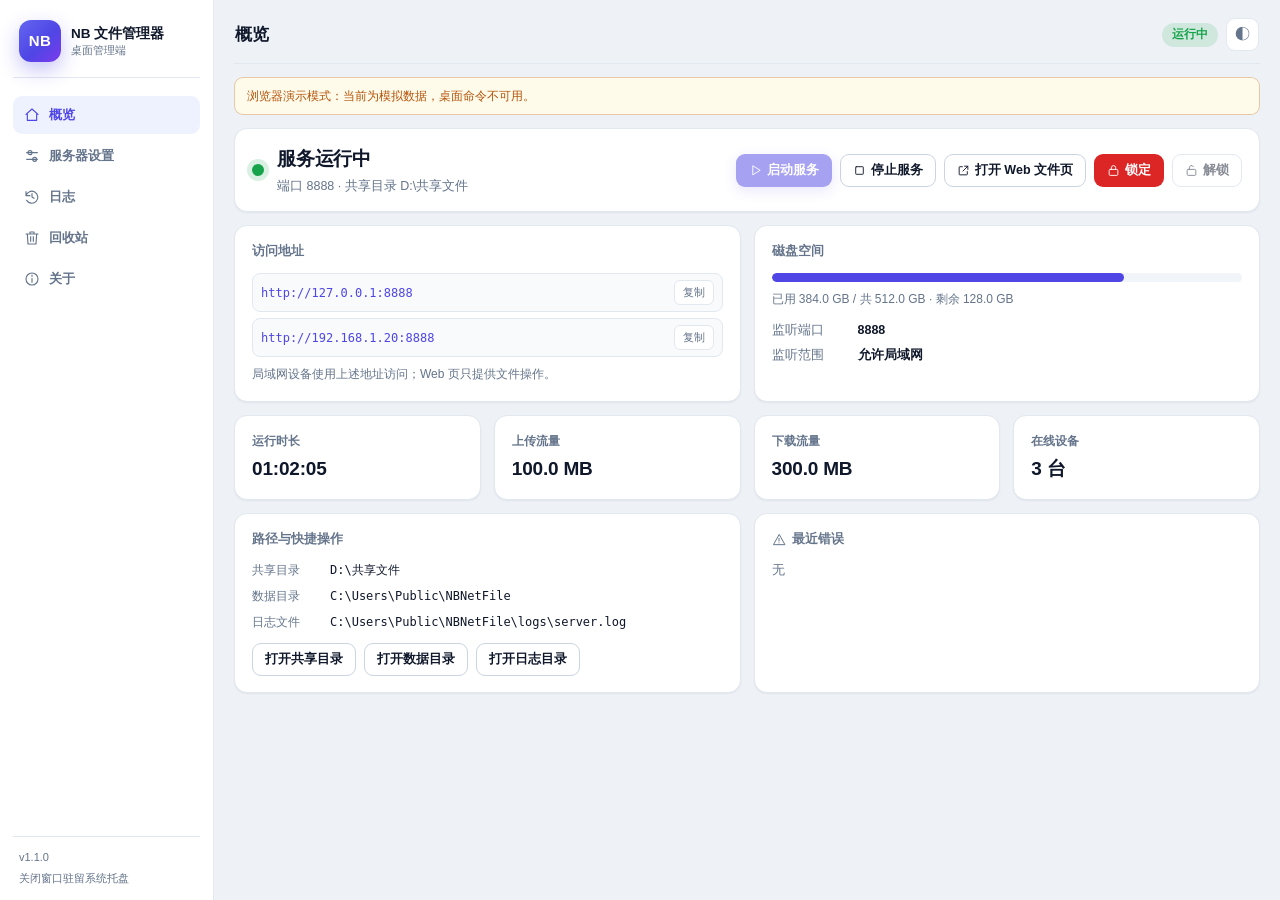
<file: ui/index.html>
<!doctype html>
<html lang="zh-CN">
<head>
<meta charset="utf-8">
<meta name="viewport" content="width=device-width, initial-scale=1">
<meta name="color-scheme" content="light dark">
<title>NB 文件管理器</title>
<link rel="stylesheet" href="./style.css">
<script type="module" src="./app.js"></script>
</head>
<body>
<svg class="svg-defs" xmlns="http://www.w3.org/2000/svg" aria-hidden="true">
  <symbol id="i-home" viewBox="0 0 24 24"><path d="m3 11 9-8 9 8M5 10v10h14V10"/></symbol>
  <symbol id="i-settings" viewBox="0 0 24 24"><path d="M4 7h16M4 17h16"/><circle cx="9" cy="7" r="3"/><circle cx="16" cy="17" r="3"/></symbol>
  <symbol id="i-logs" viewBox="0 0 24 24"><path d="M3 10a9 9 0 1 1 1 7M3 4v6h6M12 7v5l3 2"/></symbol>
  <symbol id="i-trash" viewBox="0 0 24 24"><path d="M3 6h18M9 6V3h6v3M5 6l1 15h12l1-15M10 10v7m4-7v7"/></symbol>
  <symbol id="i-info" viewBox="0 0 24 24"><circle cx="12" cy="12" r="9"/><path d="M12 11v6m0-11v2"/></symbol>
  <symbol id="i-folder" viewBox="0 0 24 24"><path d="M3 7a2 2 0 0 1 2-2h4l2 2h8a2 2 0 0 1 2 2v8a2 2 0 0 1-2 2H5a2 2 0 0 1-2-2Z"/></symbol>
  <symbol id="i-copy" viewBox="0 0 24 24"><rect x="8" y="8" width="12" height="13" rx="1.5"/><path d="M16 8V4.5A1.5 1.5 0 0 0 14.5 3H4.5A1.5 1.5 0 0 0 3 4.5v10A1.5 1.5 0 0 0 4.5 16H8"/></symbol>
  <symbol id="i-refresh" viewBox="0 0 24 24"><path d="M20 7v5h-5M4 17v-5h5M5 8a8 8 0 0 1 13-3l2 3M4 16l2 3a8 8 0 0 0 13-3"/></symbol>
  <symbol id="i-external" viewBox="0 0 24 24"><path d="M14 4h6v6M20 4l-9 9M19 14v5a1 1 0 0 1-1 1H5a1 1 0 0 1-1-1V6a1 1 0 0 1 1-1h5"/></symbol>
  <symbol id="i-lock" viewBox="0 0 24 24"><rect x="4" y="10" width="16" height="11" rx="2"/><path d="M8 10V7a4 4 0 0 1 8 0v3"/></symbol>
  <symbol id="i-unlock" viewBox="0 0 24 24"><rect x="4" y="10" width="16" height="11" rx="2"/><path d="M8 10V7a4 4 0 0 1 7.5-2"/></symbol>
  <symbol id="i-play" viewBox="0 0 24 24"><path d="M7 4v16l13-8Z"/></symbol>
  <symbol id="i-stop" viewBox="0 0 24 24"><rect x="5" y="5" width="14" height="14" rx="1"/></symbol>
  <symbol id="i-check" viewBox="0 0 24 24"><path d="m4 12 5 5L20 6"/></symbol>
  <symbol id="i-warning" viewBox="0 0 24 24"><path d="M12 3 2.5 20h19Z"/><path d="M12 9v5m0 3h.01"/></symbol>
</svg>

<div class="shell">
  <aside class="sidebar">
    <div class="brand">
      <div class="logo">NB</div>
      <div class="brand-text">
        <strong>NB 文件管理器</strong>
        <span>桌面管理端</span>
      </div>
    </div>
    <nav class="nav" id="sideNav">
      <button class="nav-item active" data-page="overview"><svg class="icon"><use href="#i-home"/></svg><span>概览</span></button>
      <button class="nav-item" data-page="settings"><svg class="icon"><use href="#i-settings"/></svg><span>服务器设置</span></button>
      <button class="nav-item" data-page="logs"><svg class="icon"><use href="#i-logs"/></svg><span>日志</span></button>
      <button class="nav-item" data-page="recycle"><svg class="icon"><use href="#i-trash"/></svg><span>回收站</span></button>
      <button class="nav-item" data-page="about"><svg class="icon"><use href="#i-info"/></svg><span>关于</span></button>
    </nav>
    <div class="side-foot">
      <span id="sideVersion">NB 文件管理器</span>
      <span class="muted">关闭窗口驻留系统托盘</span>
    </div>
  </aside>

  <main class="main">
    <header class="topbar">
      <h1 id="pageTitle">概览</h1>
      <div class="topbar-actions">
        <span class="badge" id="statusBadge">检测中</span>
        <button class="icon-btn" id="themeToggle" title="切换亮/暗主题">◐</button>
      </div>
    </header>

    <div class="demo-banner hidden" id="demoBanner">浏览器演示模式：当前为模拟数据，桌面命令不可用。</div>

    <section class="page" id="pageOverview">
      <section class="card status-card">
        <div class="status-left">
          <span class="dot" id="statusDot"></span>
          <div>
            <h2 id="statusTitle">正在读取状态…</h2>
            <p id="statusHint">—</p>
          </div>
        </div>
        <div class="actions">
          <button class="btn primary" id="btnStart"><svg class="icon"><use href="#i-play"/></svg>启动服务</button>
          <button class="btn" id="btnStop"><svg class="icon"><use href="#i-stop"/></svg>停止服务</button>
          <button class="btn" id="btnWeb"><svg class="icon"><use href="#i-external"/></svg>打开 Web 文件页</button>
          <button class="btn danger" id="btnLock"><svg class="icon"><use href="#i-lock"/></svg>锁定</button>
          <button class="btn" id="btnUnlock"><svg class="icon"><use href="#i-unlock"/></svg>解锁</button>
        </div>
      </section>

      <section class="grid cols-2">
        <div class="card">
          <div class="card-title">访问地址</div>
          <div class="url-list" id="urlList"><span class="muted">服务未运行</span></div>
          <p class="hint" id="urlHint"></p>
        </div>
        <div class="card">
          <div class="card-title">磁盘空间</div>
          <div class="meter"><span id="diskBar"></span></div>
          <p class="hint" id="diskText">—</p>
          <div class="kv">
            <span>监听端口</span><b id="kvPort">—</b>
            <span>监听范围</span><b id="kvBind">—</b>
          </div>
        </div>
      </section>

      <section class="stats">
        <div class="card stat"><span>运行时长</span><b id="statUptime">—</b></div>
        <div class="card stat"><span>上传流量</span><b id="statUpload">—</b></div>
        <div class="card stat"><span>下载流量</span><b id="statDownload">—</b></div>
        <div class="card stat"><span>在线设备</span><b id="statOnline">—</b></div>
      </section>

      <section class="grid cols-2">
        <div class="card">
          <div class="card-title">路径与快捷操作</div>
          <dl class="paths">
            <dt>共享目录</dt><dd id="pathRoot">—</dd>
            <dt>数据目录</dt><dd id="pathData">—</dd>
            <dt>日志文件</dt><dd id="pathLog">—</dd>
          </dl>
          <div class="actions">
            <button class="btn" id="btnOpenDir">打开共享目录</button>
            <button class="btn" id="btnOpenData">打开数据目录</button>
            <button class="btn" id="btnOpenLogs">打开日志目录</button>
          </div>
        </div>
        <div class="card error-card" id="errorCard">
          <div class="card-title"><svg class="icon"><use href="#i-warning"/></svg>最近错误</div>
          <p id="lastError">无</p>
        </div>
      </section>
    </section>

    <section class="page hidden" id="pageSettings">
      <form class="card" id="settingsForm">
        <div class="card-title">服务器设置</div>
        <div class="form-grid">
          <label class="field"><span>监听端口</span><input type="number" id="setPort" min="1" max="65535" required></label>
          <label class="field"><span>监听范围</span><select id="setBind"><option value="lan">允许局域网访问</option><option value="local">仅本机访问</option></select></label>
          <div class="field wide">
            <span>共享目录</span>
            <div class="input-row">
              <input type="text" id="setRoot" placeholder="服务器上的绝对路径">
              <button type="button" class="btn" id="btnPickRoot"><svg class="icon"><use href="#i-folder"/></svg>浏览…</button>
            </div>
          </div>
          <label class="field"><span>上传限制（MB，0 为无限制）</span><input type="number" id="setUploadLimit" min="0" step="10"></label>
          <label class="field"><span>重名处理</span><select id="setConflict"><option value="ask">每次询问</option><option value="rename">自动重命名</option><option value="overwrite">直接覆盖</option></select></label>
          <label class="field"><span>ZIP 压缩级别</span><select id="setZip"><option value="standard">标准</option><option value="fast">快速</option><option value="store">仅存储</option></select></label>
          <label class="field"><span>回收站保留天数</span><input type="number" id="setRecycleDays" min="1" max="3650"></label>
          <label class="field"><span>登录有效期（小时）</span><input type="number" id="setSessionHours" min="1" max="720"></label>
          <label class="field"><span>登录失败上限（次）</span><input type="number" id="setMaxFailures" min="3" max="100"></label>
          <label class="field"><span>封禁时长（分钟）</span><input type="number" id="setBlockMinutes" min="1" max="1440"></label>
          <label class="check-field"><input type="checkbox" id="setIncludeFolder"><span>打包时包含顶层文件夹</span></label>
          <label class="check-field"><input type="checkbox" id="setAutoStart"><span>桌面程序启动时自动启动服务</span></label>
          <div class="form-actions wide">
            <span class="hint" id="settingsHint">修改端口或监听范围后会自动重启服务。</span>
            <button class="btn primary" type="submit" id="btnSaveSettings">保存设置</button>
          </div>
        </div>
      </form>

      <div class="card">
        <div class="card-title">访问密码</div>
        <p class="hint">重置后全部网页登录会话立即失效。桌面端可直接重置，无需旧密码；留空表示清除密码（局域网匿名访问，不推荐）。</p>
        <div class="form-grid">
          <label class="field"><span>新密码</span><input type="password" id="newPwd" autocomplete="new-password"></label>
          <label class="field"><span>确认新密码</span><input type="password" id="newPwd2" autocomplete="new-password"></label>
          <div class="form-actions wide">
            <span class="hint">当前状态：<b id="pwdState">—</b></span>
            <button class="btn danger" type="button" id="btnResetPwd">重置访问密码</button>
          </div>
        </div>
      </div>

      <div class="card">
        <div class="card-title">Nginx 反向代理配置</div>
        <div class="form-grid">
          <label class="field"><span>后端地址</span><input type="text" id="ngBackend" placeholder="127.0.0.1:8888"></label>
          <label class="field"><span>路径前缀</span><input type="text" id="ngPrefix" value="file"></label>
          <label class="field"><span>对外监听端口</span><input type="text" id="ngListen" value="9000"></label>
          <div class="form-actions wide">
            <button class="btn" type="button" id="btnGenNginx">生成配置</button>
            <button class="btn" type="button" id="btnCopyNginx" disabled><svg class="icon"><use href="#i-copy"/></svg>复制配置</button>
          </div>
        </div>
        <pre class="code-block" id="nginxOutput">生成后在此显示 Nginx 配置</pre>
      </div>
    </section>

    <section class="page hidden" id="pageLogs">
      <div class="card">
        <div class="panel-head">
          <div class="segmented" id="logKinds">
            <button data-kind="access" class="active">访问日志</button>
            <button data-kind="upload">上传记录</button>
            <button data-kind="download">下载记录</button>
          </div>
          <div class="panel-actions">
            <label class="check-inline"><input type="checkbox" id="autoLogs" checked>自动刷新</label>
            <button class="btn btn-sm" id="btnRefreshLogs"><svg class="icon"><use href="#i-refresh"/></svg>刷新</button>
            <button class="btn btn-sm danger" id="btnClearLogs">清空日志</button>
          </div>
        </div>
        <div class="table-wrap">
          <table class="data-table" id="logTable"><thead></thead><tbody></tbody></table>
        </div>
        <div class="pager" id="logPager"></div>
      </div>
    </section>

    <section class="page hidden" id="pageRecycle">
      <div class="card">
        <div class="panel-head">
          <div class="muted">回收站保留 <b id="recycleDays">30</b> 天，超期自动清理</div>
          <div class="panel-actions">
            <button class="btn btn-sm" id="btnRefreshRecycle"><svg class="icon"><use href="#i-refresh"/></svg>刷新</button>
            <button class="btn btn-sm" id="btnRestoreRecycle">还原选中</button>
            <button class="btn btn-sm" id="btnPurgeRecycle">永久删除</button>
            <button class="btn btn-sm danger" id="btnClearRecycle">清空回收站</button>
          </div>
        </div>
        <div class="table-wrap">
          <table class="data-table" id="recycleTable"><thead></thead><tbody></tbody></table>
          <div class="empty hidden" id="recycleEmpty">
            <svg class="icon empty-icon"><use href="#i-trash"/></svg>
            <b>回收站为空</b>
            <span>网页删除的文件会保留在这里</span>
          </div>
        </div>
      </div>
    </section>

    <section class="page hidden" id="pageAbout">
      <div class="card about-card">
        <div class="about-brand">
          <div class="logo large">NB</div>
          <div>
            <h2>NB 文件管理器</h2>
            <p class="muted">局域网文件共享 · 桌面管理端</p>
          </div>
        </div>
        <p class="about-desc">桌面端负责服务器配置、日志、回收站与安全控制；Web 文件页只提供文件浏览与传输，不再暴露任何管理接口。</p>
        <dl class="paths">
          <dt>版本</dt><dd id="aboutVersion">—</dd>
          <dt>数据目录</dt><dd id="aboutData">—</dd>
          <dt>日志文件</dt><dd id="aboutLog">—</dd>
          <dt>共享目录</dt><dd id="aboutRoot">—</dd>
          <dt>项目地址</dt><dd><button class="link-btn" id="btnOpenRepo">github.com/time2045/rust-netfile</button></dd>
        </dl>
        <div class="actions">
          <button class="btn" id="btnAboutWeb"><svg class="icon"><use href="#i-external"/></svg>打开 Web 文件页</button>
          <button class="btn" id="btnAboutData">打开数据目录</button>
          <button class="btn" id="btnAboutLogs">打开日志目录</button>
        </div>
        <p class="hint">关闭窗口后驻留系统托盘；退出请使用托盘菜单中的“退出”。</p>
      </div>
    </section>
  </main>
</div>

<div class="toast-box" id="toastBox"></div>

<div class="modal" id="confirmModal">
  <div class="modal-box confirm-box">
    <h3 id="confirmTitle">操作确认</h3>
    <p id="confirmMessage" class="confirm-message"></p>
    <div class="modal-actions">
      <button class="btn" id="confirmCancel">取消</button>
      <button class="btn danger" id="confirmOk">确定</button>
    </div>
  </div>
</div>
</body>
</html>
</file>
<file: ui/style.css>
:root {
  color-scheme: light;
  --bg: #eef2f7;
  --surface: #ffffff;
  --surface-2: #f8fafc;
  --surface-3: #f1f5f9;
  --border: #e2e8f0;
  --border-strong: #cbd5e1;
  --text: #0f172a;
  --text-2: #64748b;
  --primary: #4f46e5;
  --primary-hover: #4338ca;
  --primary-soft: #eef2ff;
  --on-primary: #ffffff;
  --danger: #dc2626;
  --danger-solid: #dc2626;
  --danger-soft: #fef2f2;
  --success: #16a34a;
  --warning: #b45309;
  --warning-soft: #fffbeb;
  --overlay: rgba(15, 23, 42, 0.45);
  --shadow-sm: 0 1px 2px rgba(15, 23, 42, 0.06);
  --shadow-md: 0 10px 30px rgba(15, 23, 42, 0.14);
}
[data-theme="dark"] {
  color-scheme: dark;
  --bg: #0b1220;
  --surface: #121a2b;
  --surface-2: #182238;
  --surface-3: #1e2942;
  --border: #243049;
  --border-strong: #35435f;
  --text: #e2e8f0;
  --text-2: #94a3b8;
  --primary: #818cf8;
  --primary-hover: #a5b4fc;
  --primary-soft: #232c54;
  --on-primary: #0b1220;
  --danger: #f87171;
  --danger-soft: #3a1d24;
  --success: #4ade80;
  --warning: #fbbf24;
  --warning-soft: #2d2410;
  --overlay: rgba(2, 6, 16, 0.62);
  --shadow-sm: 0 1px 2px rgba(0, 0, 0, 0.4);
  --shadow-md: 0 6px 22px rgba(0, 0, 0, 0.5);
}
* { box-sizing: border-box; }
html, body { height: 100%; }
body {
  margin: 0;
  background: var(--bg);
  color: var(--text);
  font-family: -apple-system, BlinkMacSystemFont, "Segoe UI", Roboto, "PingFang SC", "Microsoft YaHei", sans-serif;
  font-size: 13.5px;
  line-height: 1.5;
  -webkit-font-smoothing: antialiased;
}
button, input, select { font: inherit; color: inherit; }
button { cursor: pointer; }
a { color: var(--primary); }
.hidden { display: none !important; }
.muted { color: var(--text-2); }
.hint { margin: 8px 0 0; color: var(--text-2); font-size: 12px; line-height: 1.65; }
.svg-defs { position: absolute; width: 0; height: 0; overflow: hidden; }
.icon { width: 16px; height: 16px; fill: none; stroke: currentColor; stroke-width: 1.7; stroke-linecap: round; stroke-linejoin: round; flex-shrink: 0; }

::-webkit-scrollbar { width: 9px; height: 9px; }
::-webkit-scrollbar-track { background: transparent; }
::-webkit-scrollbar-thumb { background: var(--border-strong); border-radius: 8px; border: 2px solid transparent; background-clip: content-box; }
* { scrollbar-width: thin; scrollbar-color: var(--border-strong) transparent; }

.shell { display: grid; grid-template-columns: 214px minmax(0, 1fr); height: 100vh; }
.sidebar {
  display: flex; flex-direction: column; gap: 18px;
  padding: 18px 13px 14px;
  background: var(--surface);
  border-right: 1px solid var(--border);
}
.brand { display: flex; align-items: center; gap: 10px; padding: 2px 6px 15px; border-bottom: 1px solid var(--border); }
.logo {
  width: 42px; height: 42px; border-radius: 12px;
  display: flex; align-items: center; justify-content: center;
  background: linear-gradient(135deg, #6366f1, #4f46e5 55%, #7c3aed);
  color: #fff; font-weight: 800; font-size: 15px; letter-spacing: 0.5px;
  box-shadow: 0 8px 20px rgba(79, 70, 229, 0.32);
  flex-shrink: 0;
}
.logo.large { width: 52px; height: 52px; border-radius: 14px; font-size: 18px; }
.brand-text { display: flex; flex-direction: column; min-width: 0; line-height: 1.3; }
.brand-text strong { font-size: 13.5px; }
.brand-text span { font-size: 11px; color: var(--text-2); }
.nav { display: flex; flex-direction: column; gap: 3px; }
.nav-item {
  display: flex; align-items: center; gap: 9px;
  height: 38px; padding: 0 11px;
  border: 0; border-radius: 9px;
  background: transparent; color: var(--text-2);
  font-size: 13px; font-weight: 600; text-align: left;
  transition: background 0.15s, color 0.15s;
}
.nav-item:hover { background: var(--surface-3); color: var(--text); }
.nav-item.active { background: var(--primary-soft); color: var(--primary); }
.side-foot { margin-top: auto; display: flex; flex-direction: column; gap: 4px; padding: 12px 6px 0; border-top: 1px solid var(--border); font-size: 11px; color: var(--text-2); }

.main { min-width: 0; overflow-y: auto; padding: 14px 20px 24px; }
.topbar {
  position: sticky; top: 0; z-index: 20;
  display: flex; align-items: center; justify-content: space-between; gap: 12px;
  padding: 4px 1px 12px; margin-bottom: 13px;
  background: var(--bg);
  border-bottom: 1px solid var(--border);
}
.topbar h1 { margin: 0; font-size: 17px; letter-spacing: -0.01em; }
.topbar-actions { display: flex; align-items: center; gap: 8px; }
.demo-banner { margin-bottom: 13px; padding: 9px 12px; background: var(--warning-soft); color: var(--warning); border: 1px solid color-mix(in srgb, var(--warning) 30%, transparent); border-radius: 9px; font-size: 12px; }
.page { display: flex; flex-direction: column; gap: 13px; }
.page.hidden { display: none; }

.card {
  background: var(--surface);
  border: 1px solid var(--border);
  border-radius: 13px;
  box-shadow: var(--shadow-sm);
  padding: 16px 17px;
}
.card-title { display: flex; align-items: center; gap: 6px; font-size: 12.5px; font-weight: 700; color: var(--text-2); margin-bottom: 12px; }
.card-title .icon { width: 14px; height: 14px; }
.grid { display: grid; gap: 13px; }
.cols-2 { grid-template-columns: repeat(2, minmax(0, 1fr)); }
.status-card { display: flex; align-items: center; justify-content: space-between; gap: 16px; flex-wrap: wrap; }
.status-left { display: flex; align-items: center; gap: 13px; min-width: 0; }
.status-left h2 { margin: 0; font-size: 19px; letter-spacing: -0.01em; }
.status-left p { margin: 3px 0 0; font-size: 12.5px; color: var(--text-2); word-break: break-all; }
.dot { width: 12px; height: 12px; border-radius: 50%; background: var(--text-2); box-shadow: 0 0 0 5px color-mix(in srgb, var(--text-2) 14%, transparent); flex-shrink: 0; }
.dot.ok { background: var(--success); box-shadow: 0 0 0 5px color-mix(in srgb, var(--success) 16%, transparent); }
.dot.warn { background: var(--warning); box-shadow: 0 0 0 5px color-mix(in srgb, var(--warning) 18%, transparent); }
.dot.bad { background: var(--danger); box-shadow: 0 0 0 5px color-mix(in srgb, var(--danger) 16%, transparent); }
.badge { display: inline-flex; align-items: center; height: 24px; padding: 0 10px; border-radius: 999px; background: var(--surface-3); color: var(--text-2); font-size: 11.5px; font-weight: 700; }
.badge.ok { background: color-mix(in srgb, var(--success) 14%, transparent); color: var(--success); }
.badge.warn { background: var(--warning-soft); color: var(--warning); }
.badge.bad { background: var(--danger-soft); color: var(--danger); }

.btn {
  display: inline-flex; align-items: center; justify-content: center; gap: 5px;
  height: 33px; padding: 0 12px;
  border: 1px solid var(--border-strong); border-radius: 9px;
  background: var(--surface); color: var(--text);
  font-size: 12.5px; font-weight: 600; white-space: nowrap;
  transition: background 0.15s, border-color 0.15s, transform 0.12s, box-shadow 0.15s;
}
.btn:hover { background: var(--surface-2); border-color: var(--text-2); transform: translateY(-1px); }
.btn:active { transform: none; }
.btn:disabled { opacity: 0.5; cursor: not-allowed; transform: none; }
.btn.primary { background: var(--primary); border-color: transparent; color: var(--on-primary); box-shadow: 0 4px 12px rgba(79, 70, 229, 0.24); }
.btn.primary:hover { background: var(--primary-hover); }
.btn.danger { background: var(--danger-solid); border-color: transparent; color: #fff; }
.btn.danger:hover { filter: brightness(1.06); }
.btn.btn-sm { height: 28px; padding: 0 9px; font-size: 11.5px; border-radius: 7px; }
.btn .icon { width: 13px; height: 13px; }
.icon-btn { width: 33px; height: 33px; border: 1px solid var(--border); border-radius: 9px; background: var(--surface); color: var(--text-2); display: inline-flex; align-items: center; justify-content: center; font-size: 15px; }
.icon-btn:hover { background: var(--surface-3); color: var(--text); }
.actions { display: flex; align-items: center; gap: 8px; flex-wrap: wrap; margin-top: 12px; }
.status-card .actions { margin-top: 0; }

.url-list { display: flex; flex-direction: column; gap: 6px; }
.url-row { display: flex; align-items: center; gap: 8px; padding: 6px 8px; background: var(--surface-2); border: 1px solid var(--border); border-radius: 8px; }
.url-link { flex: 1; min-width: 0; border: 0; background: transparent; text-align: left; color: var(--primary); font-family: Consolas, monospace; font-size: 12px; padding: 0; overflow: hidden; text-overflow: ellipsis; white-space: nowrap; }
.url-link:hover { text-decoration: underline; }
.url-copy { height: 25px; padding: 0 8px; border: 1px solid var(--border); border-radius: 6px; background: var(--surface); color: var(--text-2); font-size: 11px; }
.url-copy:hover { color: var(--text); border-color: var(--border-strong); }

.meter { height: 9px; border-radius: 999px; background: var(--surface-3); overflow: hidden; }
.meter > span { display: block; height: 100%; width: 0; background: var(--primary); border-radius: inherit; transition: width 0.25s; }
.kv { display: grid; grid-template-columns: 76px minmax(0, 1fr); gap: 6px 10px; margin-top: 11px; font-size: 12.5px; }
.kv span { color: var(--text-2); }
.kv b { font-weight: 600; }
.stats { display: grid; grid-template-columns: repeat(4, minmax(0, 1fr)); gap: 13px; }
.stat { display: flex; flex-direction: column; gap: 5px; }
.stat span { color: var(--text-2); font-size: 12px; font-weight: 600; }
.stat b { font-size: 19px; font-variant-numeric: tabular-nums; letter-spacing: -0.01em; }
.paths { margin: 0; display: grid; grid-template-columns: 68px minmax(0, 1fr); gap: 8px 10px; font-size: 12px; }
.paths dt { color: var(--text-2); }
.paths dd { margin: 0; font-family: Consolas, monospace; word-break: break-all; }
.error-card .card-title { color: var(--text-2); }
.error-card p { margin: 0; font-size: 12.5px; color: var(--text-2); word-break: break-all; }
.error-card.has-error .card-title,
.error-card.has-error p { color: var(--danger); }

input[type="text"], input[type="password"], input[type="number"], select {
  width: 100%; height: 34px; padding: 0 10px;
  border: 1px solid var(--border-strong); border-radius: 8px;
  background: var(--surface-2); color: var(--text);
  font-size: 12.5px; outline: none;
  transition: border-color 0.15s, box-shadow 0.15s, background 0.15s;
}
input:focus, select:focus { border-color: var(--primary); box-shadow: 0 0 0 3px var(--primary-soft); background: var(--surface); }
input::placeholder { color: var(--text-2); opacity: 0.8; }
input[type="checkbox"] { width: 15px; height: 15px; accent-color: var(--primary); cursor: pointer; }
.form-grid { display: grid; grid-template-columns: repeat(2, minmax(0, 1fr)); gap: 13px 17px; }
.form-grid .wide { grid-column: 1 / -1; }
.field { display: flex; flex-direction: column; gap: 5px; font-size: 12px; color: var(--text-2); }
.field > span { font-weight: 600; }
.check-field { display: flex; align-items: center; gap: 8px; min-height: 34px; font-size: 12.5px; color: var(--text); }
.check-field span { font-weight: 500; }
.input-row { display: flex; gap: 8px; }
.input-row input { flex: 1; min-width: 0; }
.form-actions { display: flex; align-items: center; justify-content: space-between; gap: 12px; flex-wrap: wrap; }
.form-actions .hint { margin: 0; }
.panel-head { display: flex; align-items: center; justify-content: space-between; gap: 10px; flex-wrap: wrap; margin-bottom: 12px; }
.panel-actions { display: flex; align-items: center; gap: 7px; flex-wrap: wrap; }
.check-inline { display: inline-flex; align-items: center; gap: 6px; font-size: 12px; color: var(--text-2); }
.segmented { display: inline-flex; padding: 3px; gap: 2px; background: var(--surface-3); border: 1px solid var(--border); border-radius: 9px; }
.segmented button { height: 28px; padding: 0 11px; border: 0; border-radius: 7px; background: transparent; color: var(--text-2); font-size: 12px; font-weight: 600; }
.segmented button:hover { color: var(--text); }
.segmented button.active { background: var(--surface); color: var(--text); box-shadow: var(--shadow-sm); }

.table-wrap { width: 100%; overflow-x: auto; border: 1px solid var(--border); border-radius: 10px; }
.data-table { width: 100%; border-collapse: collapse; font-size: 12.5px; }
.data-table th, .data-table td { padding: 9px 10px; border-bottom: 1px solid var(--border); text-align: left; vertical-align: top; }
.data-table th { background: var(--surface-2); color: var(--text-2); font-size: 11.5px; font-weight: 600; white-space: nowrap; }
.data-table tbody tr:last-child td { border-bottom: 0; }
.data-table tbody tr:hover { background: var(--surface-2); }
.data-table tr.fail td { color: var(--danger); }
.data-table .nowrap { white-space: nowrap; }
.data-table .mono { font-family: Consolas, monospace; font-size: 11.5px; }
.data-table .path-cell { word-break: break-all; }
.data-table .col-check { width: 34px; }
.data-table .status-ok { color: var(--success); font-weight: 700; }
.data-table .status-bad { color: var(--danger); font-weight: 700; }
.empty { display: flex; flex-direction: column; align-items: center; gap: 5px; padding: 44px 16px; color: var(--text-2); text-align: center; }
.empty b { color: var(--text); font-size: 13.5px; }
.empty span { font-size: 12px; }
.empty-icon { width: 30px; height: 30px; opacity: 0.45; margin-bottom: 4px; }
.pager { display: flex; align-items: center; justify-content: space-between; gap: 10px; flex-wrap: wrap; margin-top: 11px; }
.pager-info { font-size: 12px; color: var(--text-2); }
.pager-btns { display: flex; gap: 6px; }
.page-btn { height: 28px; min-width: 60px; padding: 0 10px; border: 1px solid var(--border-strong); border-radius: 7px; background: var(--surface); color: var(--text); font-size: 11.5px; }
.page-btn:hover { border-color: var(--primary); color: var(--primary); }
.page-btn:disabled { opacity: 0.45; cursor: not-allowed; }
.code-block { margin: 12px 0 0; padding: 11px 12px; background: var(--surface-2); border: 1px solid var(--border); border-radius: 9px; font-family: Consolas, monospace; font-size: 11.5px; line-height: 1.6; white-space: pre-wrap; word-break: break-all; max-height: 320px; overflow: auto; }

.toast-box { position: fixed; top: 14px; right: 14px; z-index: 2000; display: flex; flex-direction: column; gap: 8px; max-width: min(380px, calc(100vw - 28px)); }
.toast { padding: 10px 13px; background: var(--surface); border: 1px solid var(--border); border-left: 4px solid var(--danger); border-radius: 10px; box-shadow: var(--shadow-md); font-size: 12px; word-break: break-all; animation: toastIn 0.22s ease; }
.toast.success { border-left-color: var(--success); }
.toast.info { border-left-color: var(--primary); }
.toast.warning { border-left-color: var(--warning); }
@keyframes toastIn { from { opacity: 0; transform: translateX(24px); } to { opacity: 1; transform: none; } }
.modal { position: fixed; inset: 0; z-index: 1500; display: none; align-items: center; justify-content: center; padding: 18px; background: var(--overlay); backdrop-filter: blur(3px); }
.modal.open { display: flex; }
.modal-box { width: 100%; max-width: 420px; padding: 20px; background: var(--surface); border: 1px solid var(--border); border-radius: 14px; box-shadow: var(--shadow-md); }
.modal-box h3 { margin: 0 0 8px; font-size: 16px; }
.confirm-box { text-align: center; }
.confirm-message { white-space: pre-line; text-align: left; color: var(--text); margin: 4px 0 0; max-height: 42vh; overflow: auto; font-size: 13px; }
.modal-actions { display: flex; justify-content: center; gap: 8px; margin-top: 18px; }
.link-btn { border: 0; background: transparent; padding: 0; color: var(--primary); font-family: Consolas, monospace; font-size: 12px; word-break: break-all; text-align: left; }
.link-btn:hover { text-decoration: underline; }
.about-card { max-width: 780px; }
.about-brand { display: flex; align-items: center; gap: 13px; margin-bottom: 12px; }
.about-brand h2 { margin: 0; font-size: 19px; }
.about-brand p { margin: 2px 0 0; font-size: 12px; }
.about-desc { margin: 0 0 14px; color: var(--text-2); font-size: 12.5px; line-height: 1.7; }

@media (max-width: 900px) {
  .shell { grid-template-columns: 1fr; height: auto; }
  .sidebar { flex-direction: column; height: auto; position: static; border-right: 0; border-bottom: 1px solid var(--border); }
  .nav { flex-direction: row; flex-wrap: wrap; }
  .nav-item { flex: 1 1 auto; justify-content: center; }
  .side-foot { flex-direction: row; justify-content: space-between; }
  .main { overflow: visible; }
  .cols-2 { grid-template-columns: 1fr; }
  .stats { grid-template-columns: repeat(2, minmax(0, 1fr)); }
  .form-grid { grid-template-columns: 1fr; }
  .form-grid .wide { grid-column: auto; }
}
</file>
